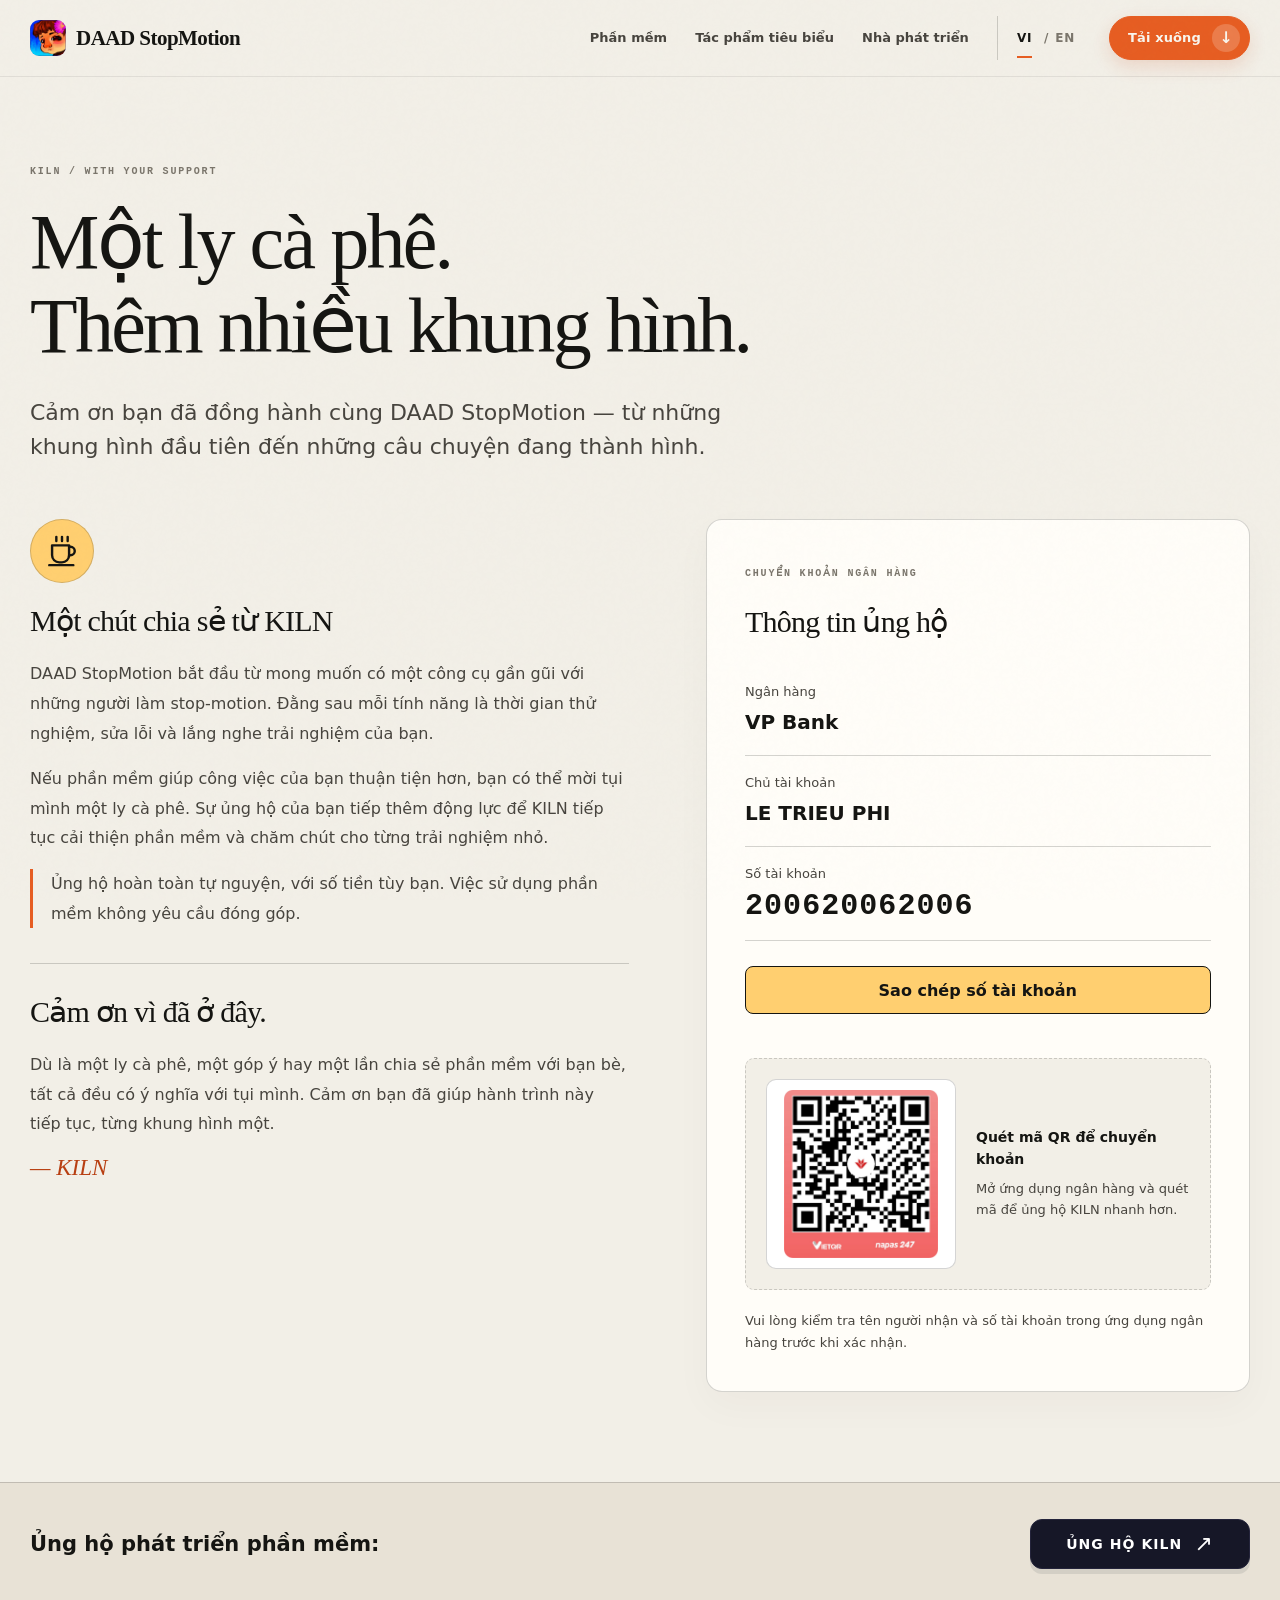
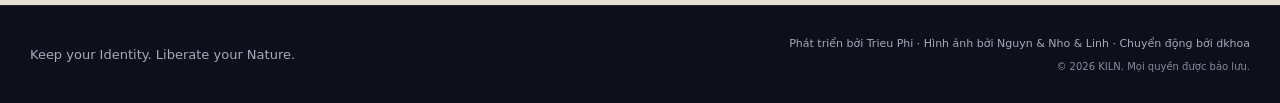
<file: donate.html>
<!doctype html>
<html lang="vi">
<head>
  <meta charset="utf-8">
  <meta name="viewport" content="width=device-width, initial-scale=1">
  <meta name="theme-color" content="#f2efe7">
  <meta name="description" content="Ủng hộ phát triển DAAD StopMotion. Một ly cà phê, thêm động lực để cùng làm nên những câu chuyện từng khung hình.">
  <title>Ủng hộ phát triển phần mềm — DAAD StopMotion</title>
  <link rel="icon" type="image/webp" href="assets/images/app/logo.webp">
  <link rel="stylesheet" href="styles.css?v=20261006-brand">
  <script src="app.js?v=20261007-slogan" defer></script>
  <link rel="stylesheet" href="support.css?v=20261005-qr">
  <script src="support.js?v=20261006-brand" defer></script>
  <link rel="stylesheet" href="responsive.css?v=20261007-lang-refresh">
</head>
<body data-page="donate">
<header class="site-header">
    <div class="container nav">
      <a class="brand" href="index.html" aria-label="DAAD StopMotion — Home"><img src="assets/images/app/logo.webp" alt="DAAD StopMotion" width="36" height="36"><span class="brand-name">DAAD StopMotion</span></a>
      <nav class="nav-links desktop-nav" aria-label="Main navigation">
        <a href="product.html" data-i18n="navProduct">Phần mềm</a>
        <a href="featured.html" data-i18n="navFeatured" data-featured-main-nav>Tác phẩm tiêu biểu</a>
        <a href="developer.html" data-i18n="navDeveloper">Nhà phát triển</a>
        <div class="lang-switch" aria-label="Language">
          <button type="button" data-lang="vi" lang="vi" aria-label="Tiếng Việt">VI</button>
          <button type="button" data-lang="en" lang="en" aria-label="English">EN</button>
        </div>
      </nav>
      <div class="nav-actions">
        <a class="nav-cta" href="download.html"><span data-i18n="navDownload">Tải xuống</span><span class="arrow" aria-hidden="true">↓</span></a>
        <details class="site-menu">
          <summary class="menu-toggle" aria-controls="site-navigation"><span class="menu-icon" aria-hidden="true"><i></i><i></i><i></i></span><span class="visually-hidden" data-i18n="navMenu">Menu website</span></summary>
          <nav class="nav-links" id="site-navigation" aria-label="Menu website">
            <a href="product.html" data-i18n="navProduct">Phần mềm</a>
            <a href="featured.html" data-i18n="navFeatured" data-featured-main-nav>Tác phẩm tiêu biểu</a>
            <a href="developer.html" data-i18n="navDeveloper">Nhà phát triển</a>
            <a href="donate.html" data-i18n="navSupport" class="active" aria-current="page">Ủng hộ</a>
            <div class="menu-language"><span data-i18n="navLanguage">Ngôn ngữ</span><div class="lang-switch"><button type="button" data-lang="vi" lang="vi" aria-label="Tiếng Việt">VI</button><button type="button" data-lang="en" lang="en" aria-label="English">EN</button></div></div>
          </nav>
        </details>
      </div>
    </div>
  </header>
<main class="donate-main container">

  <div class="donate-heading"><span class="section-kicker">KILN / WITH YOUR SUPPORT</span><h1 data-i18n="donateTitle">Một ly cà phê.<br>Thêm nhiều khung hình.</h1><p class="lead" data-i18n="donateLead">Cảm ơn bạn đã đồng hành cùng DAAD StopMotion — từ những khung hình đầu tiên đến những câu chuyện đang thành hình.</p></div>
  <div class="donate-grid">
    <section class="donate-story"><div class="donate-cup"><svg viewBox="0 0 24 24" fill="none" stroke="currentColor" stroke-width="1.7" stroke-linecap="round" stroke-linejoin="round" aria-hidden="true"><path d="M5 8h12v7a5 5 0 0 1-5 5h-2a5 5 0 0 1-5-5V8Z"/><path d="M17 9h1a3 3 0 1 1 0 6h-1M8 2v3m4-3v3m4-3v3M3 22h17"/></svg></div><h2 data-i18n="donateStoryTitle">Một chút chia sẻ từ KILN</h2><p data-i18n="donateStory">DAAD StopMotion bắt đầu từ mong muốn có một công cụ gần gũi với những người làm stop-motion. Đằng sau mỗi tính năng là thời gian thử nghiệm, sửa lỗi và lắng nghe trải nghiệm của bạn.</p><p data-i18n="donatePurpose">Nếu phần mềm giúp công việc của bạn thuận tiện hơn, bạn có thể mời tụi mình một ly cà phê. Sự ủng hộ của bạn tiếp thêm động lực để KILN tiếp tục cải thiện phần mềm và chăm chút cho từng trải nghiệm nhỏ.</p><p class="donate-voluntary" data-i18n="donateVoluntary">Ủng hộ hoàn toàn tự nguyện, với số tiền tùy bạn. Việc sử dụng phần mềm không yêu cầu đóng góp.</p><div class="donate-thanks"><h2 data-i18n="donateThanksTitle">Cảm ơn vì đã ở đây.</h2><p data-i18n="donateThanks">Dù là một ly cà phê, một góp ý hay một lần chia sẻ phần mềm với bạn bè, tất cả đều có ý nghĩa với tụi mình. Cảm ơn bạn đã giúp hành trình này tiếp tục, từng khung hình một.</p><span>— KILN</span></div></section>
    <section class="donate-payment" aria-labelledby="payment-title"><span class="section-kicker" data-i18n="donateTransfer">CHUYỂN KHOẢN NGÂN HÀNG</span><h2 id="payment-title" data-i18n="donatePayment">Thông tin ủng hộ</h2><dl><div><dt data-i18n="donateBank">Ngân hàng</dt><dd>VP Bank</dd></div><div><dt data-i18n="donateOwner">Chủ tài khoản</dt><dd>LE TRIEU PHI</dd></div><div><dt data-i18n="donateAccount">Số tài khoản</dt><dd class="donate-account">200620062006</dd></div></dl><button class="support-button copy-account" type="button" data-i18n="donateCopy">Sao chép số tài khoản</button><p class="copy-status" role="status" aria-live="polite"></p><div class="donate-qr"><div class="donate-qr-image"><img src="assets/images/editorial/QR%20BANK.webp" alt="QR chuyển khoản VP Bank cho LE TRIEU PHI" loading="lazy"></div><div class="donate-qr-copy"><strong data-i18n="donateQrTitle">Quét mã QR để chuyển khoản</strong><p data-i18n="donateQrCopy">Mở ứng dụng ngân hàng và quét mã để ủng hộ KILN nhanh hơn.</p></div></div><p class="donate-payment-note" data-i18n="donateCheck">Vui lòng kiểm tra tên người nhận và số tài khoản trong ứng dụng ngân hàng trước khi xác nhận.</p></section>
  </div>
</main>
<footer class="footer kiln-footer" lang="en">
    <aside class="support-bar" aria-label="Support KILN"><div class="container support-bar-inner">
      <p>Support software development:</p>
      <a class="support-button support-cta" href="donate.html">
        <span class="support-label">SUPPORT KILN</span><span class="support-arrow" aria-hidden="true">↗</span>
        <span class="support-stars" aria-hidden="true"><i>✦</i><i>✧</i><i>✦</i><i>✧</i></span>
      </a>
    </div></aside>
    <div class="footer-signoff"><div class="container footer-signoff-inner">
      <p class="footer-slogan">Keep your Identity. Liberate your Nature</p>
      <div class="footer-attribution">
        <p class="footer-credits">Developed by Trieu Phi · Artwork by Nguyn &amp; Nho &amp; Linh <span class="footer-credit-motion">· Motion by dkhoa</span></p>
        <p class="footer-copyright">© 2026 KILN. All rights reserved.</p>
      </div>
    </div></div>
  </footer>
</body>
</html>
</file>
<file: styles.css>
:root{
  --paper:#f2efe7;--paper-2:#e8e2d6;--ink:#151512;--ink-soft:#47443e;--muted:#7a756b;
  --orange:#e65d22;--orange-dark:#b83f12;--olive:#777b62;--line:rgba(21,21,18,.18);
  --dark:#11120f;--dark-2:#191b16;--cream:#f8f5ed;--white:#fffdf8;--max:1220px;
  --serif:"Iowan Old Style","Palatino Linotype",Palatino,Baskerville,Georgia,serif;
  --sans:Inter,ui-sans-serif,system-ui,-apple-system,BlinkMacSystemFont,"Segoe UI",sans-serif;
  --mono:"SFMono-Regular",Consolas,"Liberation Mono",monospace;
  --ease:cubic-bezier(.2,.8,.2,1);--fast:.22s;--mid:.55s;--slow:1s
}
*{box-sizing:border-box}html{scroll-behavior:smooth}body{margin:0;background:var(--paper);color:var(--ink);font-family:var(--sans);line-height:1.55;overflow-x:hidden}
body:before{content:"";position:fixed;inset:0;pointer-events:none;opacity:.16;z-index:999;background-image:url("data:image/svg+xml,%3Csvg viewBox='0 0 160 160' xmlns='http://www.w3.org/2000/svg'%3E%3Cfilter id='n'%3E%3CfeTurbulence type='fractalNoise' baseFrequency='.8' numOctaves='3' stitchTiles='stitch'/%3E%3C/filter%3E%3Crect width='100%25' height='100%25' filter='url(%23n)' opacity='.08'/%3E%3C/svg%3E")}
a{color:inherit;text-decoration:none}button{font:inherit}.container{width:min(var(--max),calc(100% - 48px));margin:auto}
.scroll-progress{position:fixed;top:0;left:0;right:0;height:2px;z-index:1000;pointer-events:none}.scroll-progress span{display:block;width:100%;height:100%;background:var(--orange);transform:scaleX(0);transform-origin:left center}
.cursor-frame{position:fixed;z-index:900;pointer-events:none;display:none;align-items:center;gap:7px;padding:5px 8px;border:1px solid rgba(21,21,18,.2);background:rgba(242,239,231,.82);backdrop-filter:blur(8px);font:8px var(--mono);letter-spacing:.12em;transform:translate(18px,18px)}.cursor-frame b{color:var(--orange)}
.site-header{position:sticky;top:0;z-index:80;background:rgba(242,239,231,.78);backdrop-filter:blur(16px);border-bottom:1px solid rgba(21,21,18,.08)}
.nav{height:76px;display:flex;align-items:center;justify-content:space-between;gap:24px}.brand{font-family:var(--serif);font-size:21px;font-weight:700;letter-spacing:-.025em;position:relative}.brand:after{content:"";position:absolute;left:0;bottom:-7px;width:0;height:2px;background:var(--orange);transition:width .28s var(--ease)}.brand:hover:after{width:38%}
.nav-links{display:flex;align-items:center;gap:26px;font-size:13px;font-weight:650}.nav-links>a:not(.nav-cta){position:relative;color:var(--ink-soft)}.nav-links>a:not(.nav-cta):after{content:"";position:absolute;left:0;bottom:-8px;width:0;height:2px;background:var(--orange);transition:width .24s var(--ease)}.nav-links>a:hover:after,.nav-links>a.active:after{width:100%}
.lang-switch{display:flex;align-items:center;gap:3px;border-left:1px solid var(--line);padding-left:15px}.lang-switch button{border:0;background:transparent;color:var(--muted);padding:7px 6px;cursor:pointer;font-size:11px;font-weight:800;letter-spacing:.08em;position:relative}.lang-switch button.active{color:var(--ink)}.lang-switch button.active:after{content:"";position:absolute;left:6px;right:6px;bottom:2px;height:2px;background:var(--orange)}
.nav-cta,.btn{display:inline-flex;align-items:center;justify-content:center;gap:10px;border:1px solid var(--ink);padding:13px 18px;min-height:48px;font-size:13px;font-weight:800;letter-spacing:.01em;transition:transform var(--fast) var(--ease),box-shadow var(--fast) var(--ease),background var(--fast) var(--ease),color var(--fast) var(--ease),border-color var(--fast) var(--ease)}.nav-cta{min-height:auto;padding:10px 14px;background:var(--ink);color:var(--cream)}.btn-primary{background:var(--orange);border-color:var(--orange);color:#fff}.btn-secondary{background:transparent}.btn:hover:not(.btn-disabled),.nav-cta:hover{box-shadow:0 10px 24px rgba(21,21,18,.12)}.btn-primary:hover:not(.btn-disabled){background:#f06a2f;border-color:#f06a2f}.btn .arrow,.nav-cta .arrow{display:inline-block;transition:transform var(--fast) var(--ease)}.btn:hover .arrow,.nav-cta:hover .arrow{transform:translateX(4px)}.btn-disabled{opacity:.42;pointer-events:none}
.motion-hero{padding:90px 0 108px;position:relative;min-height:calc(100vh - 76px);display:flex;align-items:center;isolation:isolate}.hero-grid{display:grid;grid-template-columns:.92fr 1.08fr;gap:64px;align-items:center}.hero-copy{position:relative;z-index:3}.eyebrow{display:inline-flex;align-items:center;gap:9px;color:var(--orange-dark);font:800 11px var(--mono);letter-spacing:.14em;text-transform:uppercase}.eyebrow:before{content:"";width:22px;height:1px;background:currentColor}.eyebrow.no-line:before{display:none}
.editorial-title{font-family:var(--serif);font-size:clamp(66px,8.2vw,118px);line-height:.84;letter-spacing:-.055em;margin:22px 0 0;max-width:690px;font-weight:700}.editorial-title .accent{color:var(--orange);font-style:italic;font-weight:600}.title-line{display:inline-block;will-change:transform,opacity,clip-path}.lead{max-width:650px;color:var(--ink-soft);font-size:clamp(18px,2vw,22px);margin:28px 0 0}.hero-actions{display:flex;gap:12px;flex-wrap:wrap;margin-top:34px}.micro{margin:13px 0 0;color:var(--muted);font:12px var(--mono);letter-spacing:.015em}.hand-note{position:absolute;right:4%;top:-8px;font-family:"Segoe Print","Bradley Hand",cursive;font-size:15px;color:var(--olive);transform:rotate(-5deg);opacity:.78;line-height:1.15}
.hero-orbit{position:absolute;z-index:-1;font:10px var(--mono);letter-spacing:.2em;color:rgba(21,21,18,.14);white-space:nowrap;pointer-events:none}.orbit-a{left:-6vw;top:22%;transform:rotate(-90deg)}.orbit-b{right:-8vw;bottom:18%;transform:rotate(90deg)}
.photo-frame{position:relative;background:var(--cream);padding:38px 18px 18px;border:1px solid rgba(21,21,18,.12);box-shadow:0 24px 55px rgba(46,39,26,.12);transform-style:preserve-3d;will-change:transform}.photo-frame:before,.photo-frame:after{content:"";position:absolute;width:82px;height:25px;background:rgba(209,190,145,.55);top:-9px;z-index:3;box-shadow:0 1px 2px rgba(0,0,0,.08)}.photo-frame:before{left:10%;transform:rotate(-5deg)}.photo-frame:after{right:9%;transform:rotate(6deg)}.frame-meta{position:absolute;top:12px;left:18px;right:18px;display:flex;justify-content:space-between;font:10px var(--mono);letter-spacing:.16em;color:var(--muted);will-change:transform}.preview-screen{min-height:420px;background:linear-gradient(145deg,#20221f,#0d0e0c);display:grid;place-items:center;color:#8b8e86;text-align:center;border:1px solid #34362f;overflow:hidden;position:relative;will-change:transform}.preview-screen:after{content:"";position:absolute;inset:0;background:linear-gradient(120deg,transparent 44%,rgba(255,255,255,.04) 50%,transparent 56%);transform:translateX(-120%)}.photo-frame:hover .preview-screen:after{animation:screenSweep 1.2s var(--ease)}@keyframes screenSweep{to{transform:translateX(120%)}}.scan-line{position:absolute;left:0;right:0;height:1px;background:rgba(230,93,34,.45);top:10%;box-shadow:0 0 18px rgba(230,93,34,.2);animation:scan 5s linear infinite}@keyframes scan{50%{top:90%}100%{top:10%}}
.logo-slot,.image-slot,.avatar-slot{border:1px dashed rgba(21,21,18,.28);display:grid;place-items:center;color:var(--muted);text-align:center;background:rgba(255,255,255,.22)}.logo-slot{width:88px;height:88px;margin:0 auto 18px;font:11px var(--mono);letter-spacing:.12em}.photo-caption{display:flex;justify-content:space-between;gap:20px;margin-top:12px;font:10px var(--mono);letter-spacing:.08em;color:var(--muted);will-change:transform}.frame-ribbon{position:absolute;left:0;right:0;bottom:0;border-top:1px solid rgba(21,21,18,.1);display:grid;grid-template-columns:repeat(12,1fr);height:34px}.frame-ribbon span{display:flex;align-items:center;justify-content:center;border-right:1px solid rgba(21,21,18,.08);font:8px var(--mono);color:rgba(21,21,18,.34)}
.type-sequence{min-height:125vh;background:var(--dark);color:var(--cream);position:relative;display:flex;align-items:center;overflow:hidden}.type-sequence:before{content:"";position:absolute;inset:0;background:radial-gradient(circle at 70% 35%,rgba(230,93,34,.14),transparent 28%),linear-gradient(90deg,rgba(255,255,255,.025) 1px,transparent 1px);background-size:auto,64px 64px}.type-stage{position:relative}.type-meta{display:flex;justify-content:space-between;gap:24px;color:#8f9188;font:9px var(--mono);letter-spacing:.16em;border-bottom:1px solid rgba(248,245,237,.14);padding-bottom:16px}.type-copy{padding:11vh 0;max-width:1100px}.type-line{font-family:var(--serif);font-size:clamp(36px,6.4vw,86px);line-height:1.05;letter-spacing:-.035em;margin:.12em 0;color:#dbd8cf;min-height:1.05em}.type-line.accent-line{color:#ff7f48;font-style:italic}.typing-cursor{position:absolute;right:4%;bottom:13%;font-family:var(--mono);font-size:34px;color:var(--orange);animation:blink 1s steps(1,end) infinite}@keyframes blink{50%{opacity:0}}
.section{padding:108px 0;border-top:1px solid rgba(21,21,18,.1);position:relative}.section-kicker{font:800 10px var(--mono);letter-spacing:.18em;color:var(--muted);text-transform:uppercase}.section-head{display:grid;grid-template-columns:1.05fr .95fr;gap:70px;align-items:end;margin-bottom:44px}.section-head h2,.story-grid h2{font-family:var(--serif);font-size:clamp(42px,5.2vw,72px);line-height:.94;letter-spacing:-.045em;margin:11px 0 0}.section-copy{max-width:590px;color:var(--ink-soft);margin:0}
.feature-grid{display:grid;grid-template-columns:repeat(4,1fr);border-top:1px solid var(--line);border-left:1px solid var(--line)}.card{position:relative;border-right:1px solid var(--line);border-bottom:1px solid var(--line);padding:30px;min-height:235px;background:rgba(255,255,255,.14);overflow:hidden;transition:transform .3s var(--ease),background .3s var(--ease),box-shadow .3s var(--ease)}.card:before{content:"";position:absolute;left:0;top:0;width:0;height:3px;background:var(--orange);transition:width .34s var(--ease)}.card:hover{background:rgba(255,255,255,.38);transform:translateY(-6px);box-shadow:0 18px 35px rgba(58,48,30,.08);z-index:2}.card:hover:before{width:100%}.card-kicker,.step-no{font:800 11px var(--mono);letter-spacing:.12em;color:var(--orange-dark)}.card h3{font-family:var(--serif);font-size:31px;line-height:1;margin:48px 0 0}.card p{color:var(--ink-soft);margin:12px 0 0;font-size:14px}.feature-mark{position:absolute;right:18px;top:16px;font:10px var(--mono);color:rgba(21,21,18,.24);transition:transform .24s var(--ease),color .24s var(--ease)}.card:hover .feature-mark{transform:translate(-3px,3px);color:var(--orange)}.card-frame-no{position:absolute;right:18px;bottom:14px;font:9px var(--mono);letter-spacing:.14em;color:rgba(21,21,18,.22)}
.image-story{padding:120px 0;background:linear-gradient(180deg,var(--paper),var(--paper-2));border-top:1px solid var(--line)}.image-story-grid{display:grid;grid-template-columns:1.08fr .92fr;gap:80px;align-items:start}.story-visual{position:sticky;top:120px;min-height:70vh}.story-screen{height:70vh;min-height:520px;background:#111310;color:var(--cream);position:relative;overflow:hidden;display:grid;place-items:center;border:1px solid #31342d;transform-origin:center center}.story-screen:before{content:"";position:absolute;inset:0;background:radial-gradient(circle at 58% 43%,rgba(230,93,34,.16),transparent 22%),linear-gradient(90deg,rgba(255,255,255,.025) 1px,transparent 1px);background-size:auto,44px 44px}.story-counter{position:absolute;left:18px;top:16px;z-index:2;font:9px var(--mono);letter-spacing:.14em;color:#a2a498}.story-counter b{color:#ff8853}.story-placeholder{position:relative;z-index:2;text-align:center;font-family:var(--serif);font-size:clamp(26px,3vw,42px)}.story-placeholder small{display:block;margin-top:10px;font:9px var(--mono);letter-spacing:.14em;color:#8c8f86}.focus-ring{position:absolute;width:34%;aspect-ratio:1;border:1px solid rgba(230,93,34,.4);border-radius:50%;box-shadow:0 0 0 40px rgba(230,93,34,.02),0 0 0 80px rgba(230,93,34,.015)}.story-copy-stack{display:grid;gap:42vh;padding:16vh 0}.story-step{opacity:.26;transform:translateY(20px);transition:opacity .35s var(--ease),transform .35s var(--ease)}.story-step.is-active{opacity:1;transform:none}.story-step>span{font:800 10px var(--mono);color:var(--orange-dark);letter-spacing:.14em}.story-step h3{font-family:var(--serif);font-size:clamp(38px,5vw,66px);margin:10px 0 0}.story-step p{max-width:430px;color:var(--ink-soft);font-size:17px}
.dark-section{background:var(--dark);color:var(--cream);position:relative;border-top:0;overflow:hidden}.dark-section:before{content:"";position:absolute;inset:0;pointer-events:none;background:radial-gradient(circle at 78% 45%,rgba(230,93,34,.13),transparent 28%),linear-gradient(90deg,rgba(255,255,255,.02) 1px,transparent 1px);background-size:auto,52px 52px}.film-strip{position:absolute;left:0;right:0;height:28px;background:repeating-linear-gradient(90deg,transparent 0 24px,rgba(248,245,237,.18) 24px 38px,transparent 38px 62px);opacity:.4}.film-strip-top{top:0}.dark-section .section-copy,.dark-section .micro{color:#a9aa9f}.dark-section .section-kicker,.dark-section .eyebrow{color:#ef8b5d}.release-card{position:relative;display:grid;grid-template-columns:1.1fr .9fr;gap:58px;border:1px solid rgba(248,245,237,.18);padding:42px;background:rgba(255,255,255,.025);overflow:hidden}.release-card:after{content:"PRODUCTION / DAAD   TAKE 05   FRAME 0001";position:absolute;right:-44px;bottom:28px;transform:rotate(-90deg);font:9px var(--mono);letter-spacing:.13em;color:rgba(248,245,237,.28)}.release-title{display:flex;align-items:center;gap:12px;flex-wrap:wrap}.release-title h3{font-family:var(--serif);font-size:clamp(36px,5vw,62px);line-height:.95;margin:0}.badge{display:inline-flex;padding:6px 9px;border:1px solid rgba(230,93,34,.65);color:#ff9b6e;font:800 9px var(--mono);letter-spacing:.12em}.release-meta{margin-top:13px;color:#aaa99f;font:12px var(--mono)}.release-note{margin:24px 0 0;color:#d3d0c8;max-width:650px}.download-actions{display:flex;gap:10px;align-self:center;flex-wrap:wrap}.dark-section .btn-secondary{border-color:rgba(248,245,237,.35);color:var(--cream)}.dark-section .btn-disabled{border-color:rgba(248,245,237,.2)}.notice{margin-top:24px;border-top:1px solid rgba(248,245,237,.18);padding-top:16px;color:#aaa99f;font:11px var(--mono)}.archive-wrap{margin-top:60px}.archive-head{display:flex;justify-content:space-between;align-items:end;gap:30px;margin-bottom:18px}.archive-head h3{font-family:var(--serif);font-size:38px;margin:8px 0 0}.archive-head .section-copy{max-width:480px}.release-list{display:grid;grid-template-columns:repeat(3,1fr);gap:14px}.release-item{border:1px solid rgba(248,245,237,.18);background:rgba(255,255,255,.025);min-height:190px;position:relative;transition:transform .24s var(--ease),border-color .24s var(--ease),background .24s var(--ease)}.release-item:hover{transform:translateY(-4px);border-color:rgba(230,93,34,.55);background:rgba(255,255,255,.045)}.release-trigger{width:100%;display:grid;grid-template-columns:1fr auto;gap:16px;align-items:start;background:transparent;color:inherit;border:0;padding:25px;cursor:pointer;text-align:left}.release-version{font-family:var(--serif);font-size:31px;transition:color .2s}.release-trigger:hover .release-version{color:#ff9364}.release-date{color:#96978f;font:11px var(--mono)}.release-plus{grid-column:2;grid-row:1 / span 2;font-size:21px;color:#96978f;transition:transform .22s var(--ease)}.release-details{display:none;padding:0 25px 25px;color:#b7b7ae;font-size:13px}.release-item.open .release-details{display:block}.release-item.open .release-plus{transform:rotate(45deg)}.release-empty{grid-column:1/-1;min-height:150px;border:1px dashed rgba(248,245,237,.22);display:flex;align-items:center;justify-content:space-between;padding:28px;gap:20px;color:#aaa99f}.release-empty strong{font-family:var(--serif);font-size:28px;color:var(--cream)}
.story-grid{display:grid;grid-template-columns:.92fr 1.08fr;gap:72px;align-items:center}.image-slot{min-height:400px;position:relative;overflow:hidden;box-shadow:0 18px 40px rgba(50,42,29,.06);will-change:transform}.image-slot:after{content:"FRAME / PLACEHOLDER";position:absolute;top:12px;left:14px;font:9px var(--mono);letter-spacing:.14em;color:var(--muted)}.image-cross{position:absolute;width:16px;height:16px}.image-cross:before,.image-cross:after{content:"";position:absolute;background:var(--orange)}.image-cross:before{width:16px;height:1px;top:7px}.image-cross:after{height:16px;width:1px;left:7px}.x1{right:18px;top:18px}.x2{left:18px;bottom:18px}.workflow{display:grid;grid-template-columns:repeat(5,1fr);border-top:1px solid var(--line);border-left:1px solid var(--line)}.workflow-step{min-height:230px;display:flex;flex-direction:column;justify-content:space-between}.timeline{display:grid;border-top:1px solid var(--line);position:relative}.timeline:before{content:"";position:absolute;left:-18px;top:0;width:2px;height:100%;background:var(--orange);transform:scaleY(0);transform-origin:top}.timeline-item{padding:22px 0;border-bottom:1px solid var(--line);display:grid;grid-template-columns:1fr auto;gap:20px}.timeline-item strong{font-family:var(--serif);font-size:24px}.developer-card{display:grid;grid-template-columns:150px 1fr;gap:28px;align-items:center;min-height:auto}.avatar-slot{width:150px;height:150px;font:11px var(--mono);letter-spacing:.12em}.coffee{display:none}
.footer{padding:54px 0 72px;border-top:1px solid var(--line);position:relative;overflow:hidden}.footer-grid{display:flex;justify-content:space-between;gap:32px;flex-wrap:wrap}.footer-grid>div:first-child{display:grid;gap:8px}.footer-grid strong{font-family:var(--serif);font-size:22px}.footer-grid span,.footer-grid div{color:var(--muted);font-size:12px}.footer-links{display:flex;gap:22px}.footer-marquee{overflow:hidden;border-bottom:1px solid var(--line);margin-bottom:36px;padding-bottom:18px;white-space:nowrap;font:9px var(--mono);letter-spacing:.18em;color:rgba(21,21,18,.4)}.footer-marquee span{display:inline-block;min-width:200%;animation:marquee 24s linear infinite}@keyframes marquee{to{transform:translateX(-50%)}}
.motion-reveal,.motion-stagger>*{will-change:transform,opacity}.motion-mask{overflow:hidden}.motion-mask>*{will-change:transform,clip-path,opacity}.magnetic{will-change:transform}.mobile-lang{display:none!important}
@media(max-width:980px){.hero-grid,.story-grid,.image-story-grid{grid-template-columns:1fr}.motion-hero{min-height:auto}.photo-frame{max-width:780px}.feature-grid{grid-template-columns:repeat(2,1fr)}.workflow{grid-template-columns:repeat(2,1fr)}.image-story{padding-top:80px}.story-visual{position:relative;top:auto;min-height:auto}.story-screen{height:58vh}.story-copy-stack{gap:22px;padding:38px 0}.story-step{opacity:1;transform:none;border-top:1px solid var(--line);padding-top:24px}.section-head{grid-template-columns:1fr;gap:24px}.release-card{grid-template-columns:1fr}.release-list{grid-template-columns:1fr 1fr}.cursor-frame{display:none!important}}
@media(max-width:720px){.container{width:min(var(--max),calc(100% - 28px))}.nav{height:66px}.nav-links>a:not(.nav-cta),.nav-links>.lang-switch{display:none}.nav-cta{padding:9px 11px}.brand{font-size:18px}.motion-hero{padding:64px 0 80px}.editorial-title{font-size:clamp(58px,18vw,88px)}.lead{font-size:18px}.hero-orbit,.hand-note{display:none}.preview-screen{min-height:320px}.frame-ribbon{display:none}.type-sequence{min-height:95vh}.type-copy{padding:8vh 0}.type-meta{gap:8px;font-size:7px}.type-line{font-size:clamp(34px,11vw,58px)}.section{padding:76px 0}.feature-grid,.workflow,.release-list{grid-template-columns:1fr}.card{min-height:210px}.archive-head{display:grid;gap:16px}.release-card{padding:28px}.release-card:after{display:none}.hero-actions{display:grid;grid-template-columns:1fr}.btn{width:100%}.footer-grid{display:grid}.footer-links{flex-wrap:wrap}.mobile-lang{display:flex!important;margin-top:18px;width:max-content}.story-screen{min-height:380px;height:55vh}.story-copy-stack{padding-bottom:0}.scan-line{animation:none}}
@media(hover:hover) and (pointer:fine){.cursor-frame{display:flex}}
@media(prefers-reduced-motion:reduce){html{scroll-behavior:auto}*,*:before,*:after{animation-duration:.01ms!important;animation-iteration-count:1!important;transition-duration:.01ms!important;scroll-behavior:auto!important}.motion-reveal,.motion-stagger>*,.title-line,.story-step{opacity:1!important;transform:none!important;clip-path:none!important}.type-line{opacity:1!important}.cursor-frame{display:none!important}.story-visual{position:relative;top:auto}.scan-line,.footer-marquee span{animation:none!important}}
</file>
<file: support.css>
.support-bar{background:#e8e2d6;border-top:1px solid var(--line);padding:26px 0}
.support-bar-inner{display:flex;align-items:center;justify-content:space-between;gap:20px}
.support-bar p{margin:0;font-size:clamp(16px,2vw,21px);font-weight:600}
.support-button{display:inline-flex;align-items:center;justify-content:center;gap:12px;min-height:48px;padding:13px 23px;border:1px solid var(--ink);border-radius:8px;background:#ffcf70;color:var(--ink);font:700 16px var(--sans);text-decoration:none;cursor:pointer;transition:background .2s,transform .2s}
.support-button svg{width:25px;height:25px;flex:none}
.support-button:hover{background:#ffbf47;transform:translateY(-2px)}
.support-button:focus-visible{outline:3px solid var(--orange-dark);outline-offset:5px}
.kiln-footer{padding:0;border:0;overflow:visible}
.kiln-footer .support-bar{padding:36px 0;background:#e8e2d6}
.support-cta{position:relative;isolation:isolate;min-width:220px;border-color:#24243b;border-radius:12px;background:#161727;color:#fff;letter-spacing:.075em;font-size:14px;box-shadow:0 5px 0 #14152218;transition:transform .25s,box-shadow .25s}
.support-cta::before{content:"";position:absolute;inset:-1px;z-index:-1;border-radius:inherit;background:linear-gradient(110deg,#b91964,#7039d5,#174cca,#00776d,#9d246f,#b91964);background-size:350% 100%;opacity:0;transition:opacity .25s;animation:support-gradient 2.8s linear infinite;animation-play-state:paused}
.support-cta:hover,.support-cta:focus-visible{background:#161727;color:#fff;transform:translateY(-3px) rotate(-1deg);box-shadow:0 8px 25px #a130b52b}
.support-cta:hover::before,.support-cta:focus-visible::before{opacity:1;animation-play-state:running}
.support-label,.support-arrow{position:relative;z-index:1}
.support-arrow{font-size:22px;font-weight:400;line-height:1;transition:transform .25s}
.support-cta:hover .support-arrow,.support-cta:focus-visible .support-arrow{transform:translate(2px,-2px)}
.support-stars{position:absolute;inset:0;pointer-events:none}
.support-stars i{position:absolute;font-style:normal;line-height:1;opacity:0;transform:scale(.2);transition:opacity .2s,transform .25s;animation:support-twinkle 1.1s ease-in-out infinite alternate;animation-play-state:paused}
.support-stars i:nth-child(1){left:-20px;top:-13px;font-size:26px;color:#ac287c}
.support-stars i:nth-child(2){right:9px;top:-25px;font-size:22px;color:#7750d3;animation-delay:-.3s}
.support-stars i:nth-child(3){right:-23px;bottom:-10px;font-size:29px;color:#ca6623;animation-delay:-.6s}
.support-stars i:nth-child(4){left:25px;bottom:-23px;font-size:19px;color:#168880;animation-delay:-.9s}
.support-cta:hover .support-stars i,.support-cta:focus-visible .support-stars i{opacity:1;transform:scale(1);animation-play-state:running}
.footer-signoff{background:#0d101b;border-top:1px solid #ffffff12;color:#a5aabc;padding:28px 0}
.footer-signoff-inner{display:flex;align-items:center;justify-content:space-between;gap:24px}
.footer-signoff p{margin:0}
.footer-slogan{font-size:13px;line-height:1.7}
.footer-attribution{text-align:right}
.footer-credits{font-size:11px;line-height:1.8}
.footer-credit-motion{display:inline-block;white-space:nowrap}
.footer-copyright{margin-top:5px!important;font-size:10px;line-height:1.6;color:#858b9e}
.support-celebration{position:fixed;inset:0;z-index:2147483647;display:grid;place-items:center;overflow:hidden;pointer-events:auto;background:#101127;animation:support-screen 1s ease both}
.support-celebration::before{content:"";position:absolute;inset:0;background:radial-gradient(ellipse at 25% 80%,#803fb866,transparent 60%),radial-gradient(ellipse at 80% 20%,#007f9666,transparent 60%);animation:support-glow 1s ease both}
.support-celebration-copy{position:relative;z-index:1;text-align:center;color:#fff;padding:24px;animation:support-thanks 1s cubic-bezier(.2,.8,.2,1) both}
.support-celebration-copy strong{display:block;font:700 clamp(42px,9vw,110px)/1 var(--sans);letter-spacing:-.055em}
.support-celebration-copy span{display:block;margin-top:18px;font-size:clamp(14px,2vw,20px);color:#d5d8ed}
.support-confetti{position:absolute;top:0;left:0;width:9px;height:16px;will-change:transform;pointer-events:none}
.support-confetti:nth-child(3n){width:13px;height:13px;clip-path:polygon(50% 0,61% 36%,100% 50%,61% 64%,50% 100%,39% 64%,0 50%,39% 36%)}
@keyframes support-gradient{to{background-position:100% 50%}}
@keyframes support-twinkle{from{rotate:-12deg;scale:.8}to{rotate:15deg;scale:1.2}}
@keyframes support-screen{0%{opacity:0;clip-path:circle(0% at 50% 75%)}20%{opacity:1;clip-path:circle(150% at 50% 75%)}80%{background:#101127}100%{opacity:1;clip-path:circle(150% at 50% 75%);background:var(--paper)}}
@keyframes support-glow{0%,75%{opacity:1}100%{opacity:0}}
@keyframes support-thanks{0%{opacity:0;transform:scale(.65) translateY(30px)}28%,72%{opacity:1;transform:scale(1) translateY(0)}100%{opacity:0;transform:scale(1.04) translateY(-12px)}}
@keyframes support-arrival{from{opacity:0;transform:translateY(8px)}to{opacity:1;transform:none}}
body[data-page="donate"] .donate-main{animation:support-arrival .3s ease-out both}
@media(max-width:720px){.kiln-footer .support-bar{padding:36px 0 40px}.kiln-footer .support-bar-inner{align-items:center;gap:24px}.support-cta{width:min(280px,calc(100% - 48px))}.footer-signoff-inner{flex-direction:column;gap:12px;text-align:center}.footer-attribution{text-align:center}.footer-credits{max-width:360px}.footer-signoff{padding:25px 0}}
@media(prefers-reduced-motion:reduce){.support-cta::before,.support-stars i,.support-celebration,.support-celebration-copy,body[data-page="donate"] .donate-main{animation:none}.support-cta,.support-cta::before,.support-arrow,.support-stars i{transition:none}.support-cta:hover,.support-cta:focus-visible,.support-cta:hover .support-arrow,.support-cta:focus-visible .support-arrow{transform:none}}
.donate-main{padding-top:80px;padding-bottom:90px}
.donate-heading{max-width:860px;margin-bottom:55px}
.donate-heading h1{font:clamp(43px,6.2vw,78px)/1.08 var(--serif);letter-spacing:-.035em;margin:18px 0 24px;white-space:pre-line}
.donate-heading .lead{max-width:700px;color:var(--ink-soft)}
.donate-grid{display:grid;grid-template-columns:1.1fr 1fr;align-items:start;gap:clamp(30px,6vw,90px)}
.donate-story h2,.donate-payment h2{font:30px/1.2 var(--serif);letter-spacing:-.025em;margin:20px 0}
.donate-story p{color:var(--ink-soft);line-height:1.85}
.donate-cup{display:grid;place-items:center;width:64px;height:64px;border:1px solid var(--line);border-radius:50%;background:#ffcf70}
.donate-cup svg{width:34px;height:34px}
.donate-voluntary{padding-left:18px;border-left:3px solid var(--orange)}
.donate-thanks{margin-top:35px;padding-top:10px;border-top:1px solid var(--line)}
.donate-thanks>span{font:italic 23px var(--serif);color:var(--orange-dark)}
.donate-payment{padding:clamp(24px,3vw,40px);background:var(--white);border:1px solid var(--line);border-radius:16px;box-shadow:0 14px 38px #322a1d08}
.donate-payment dl{margin:25px 0}
.donate-payment dl>div{padding:17px 0;border-bottom:1px solid var(--line)}
.donate-payment dt{color:var(--ink-soft);font-size:13px;margin-bottom:5px}
.donate-payment dd{margin:0;font-size:20px;font-weight:650;overflow-wrap:anywhere}
.donate-payment dd.donate-account{font:700 clamp(23px,3vw,30px) var(--mono);letter-spacing:.035em;user-select:all}
.copy-account{width:100%}
.copy-status{min-height:24px;font-size:13px;margin:10px 0;color:var(--orange-dark)}
.donate-qr{display:grid;grid-template-columns:minmax(150px,190px) 1fr;gap:20px;align-items:center;padding:20px;border:1px dashed var(--line);border-radius:9px;background:var(--paper)}
.donate-qr-image{background:#fff;border:1px solid var(--line);border-radius:10px;padding:10px;overflow:hidden}
.donate-qr-image img{display:block;width:100%;height:auto;aspect-ratio:1/1;object-fit:contain}
.donate-qr-copy{min-width:0}.donate-qr strong{display:block;font-size:14px}.donate-qr p,.donate-payment-note{font-size:13px;line-height:1.65;color:var(--ink-soft);margin:7px 0 0}
.donate-payment-note{margin-top:20px}
@media(max-width:720px){.support-bar-inner{flex-direction:column;align-items:stretch;text-align:center}.donate-main{padding-top:35px;padding-bottom:55px}.donate-heading{margin-top:28px;margin-bottom:35px}.donate-grid{grid-template-columns:1fr}.donate-payment{grid-row:1}.donate-heading h1{font-size:43px}.donate-payment dd.donate-account{font-size:25px}}
@media(prefers-reduced-motion:reduce){.support-button{transition:none}.support-button:hover{transform:none}}
</file>
<file: responsive.css>
/* Shared compact header. Native details keeps navigation usable without JS. */
.visually-hidden{position:absolute;width:1px;height:1px;padding:0;margin:-1px;overflow:hidden;clip-path:inset(50%);white-space:nowrap;border:0}
body[data-page] .site-header{position:sticky;top:0;background:rgba(242,239,231,.97);color:var(--ink)}
body[data-page] .site-header .nav{height:68px;min-height:68px;padding-block:0;flex-wrap:nowrap;gap:16px}
.site-header .brand{display:flex;align-items:center;justify-content:center;flex:0 0 44px;width:44px;height:44px}
.site-header .brand img{display:block;width:36px;height:36px;object-fit:contain;border-radius:9px}
.nav-actions{display:flex;align-items:center;gap:12px}
body[data-page] .site-header .nav-cta{display:inline-flex;min-height:44px;padding:10px 18px;background:var(--ink);color:var(--cream);border-color:var(--ink);white-space:nowrap}
.site-menu{position:relative}
.menu-toggle{list-style:none;display:flex;align-items:center;justify-content:center;width:44px;height:44px;border:1px solid var(--line);background:var(--cream);cursor:pointer;touch-action:manipulation}
.menu-toggle::-webkit-details-marker{display:none}
.menu-icon{width:20px;display:grid;gap:5px}
.menu-icon i{height:2px;width:20px;background:var(--ink);transition:transform .2s,opacity .2s}
.site-menu[open] .menu-icon i:first-child{transform:translateY(7px) rotate(45deg)}
.site-menu[open] .menu-icon i:nth-child(2){opacity:0}
.site-menu[open] .menu-icon i:last-child{transform:translateY(-7px) rotate(-45deg)}
body[data-page] .site-menu .nav-links{position:absolute;top:calc(100% + 12px);right:0;width:min(350px,calc(100vw - 32px));max-height:calc(100dvh - 88px);overflow-y:auto;overscroll-behavior:contain;display:flex;flex-direction:column;align-items:stretch;gap:0;padding:12px;background:var(--paper);color:var(--ink);border:1px solid var(--line);box-shadow:0 20px 50px #15151226}
.site-menu:not([open]) .nav-links{display:none!important}
body[data-page] .site-menu .nav-links>a{display:flex;align-items:center;min-height:52px;padding:12px 14px;border-bottom:1px solid #15151212;font-size:15px;line-height:1.4;white-space:nowrap}
.site-menu .nav-links>a:after{display:none}
.site-menu .nav-links>a:hover,.site-menu .nav-links>a.active{background:#e65d2212;color:var(--orange-dark)}
.menu-language{display:flex;align-items:center;justify-content:space-between;gap:12px;padding:16px 14px 4px;font-size:13px;color:var(--ink-soft)}
.site-menu .lang-switch{border:0;padding:0;gap:6px}
.site-menu .lang-switch button{min-width:44px;min-height:44px;border:1px solid var(--line);padding:8px;color:var(--ink)}
.site-menu .lang-switch button.active{background:var(--ink);color:var(--cream)}
.site-menu .lang-switch button.active:after{display:none}
.site-header :is(a,summary,button):focus-visible{outline:2px solid var(--orange);outline-offset:3px}

/* Desktop: restore the full wordmark and horizontal primary navigation. */
.brand-name{display:none}
.desktop-nav{display:none}
@media (min-width:821px){
  body[data-page] .site-header .nav{height:76px;min-height:76px;padding-block:0;flex-wrap:nowrap;gap:24px}
  .site-header .brand{flex:0 0 auto;width:auto;justify-content:flex-start;gap:10px}
  .site-header .brand img{order:0}
  body[data-page] .site-header .brand-name{display:inline;order:1;font-family:var(--serif);font-size:21px;font-weight:700;letter-spacing:-.025em;white-space:nowrap}
  body[data-page] .site-header .desktop-nav{display:flex;align-items:center;justify-content:flex-end;gap:clamp(18px,2.2vw,32px);margin-left:auto;white-space:nowrap;font-size:13px;font-weight:650}
  body[data-page] .site-header .desktop-nav>a{display:flex;align-items:center;min-height:44px;padding:0;color:var(--ink-soft)}
  body[data-page] .site-header .desktop-nav>a.nav-cta{min-height:44px;gap:11px;padding:7px 9px 7px 18px;border:1px solid var(--orange);border-radius:999px;background:var(--orange);color:var(--cream);font-weight:750;letter-spacing:.01em;box-shadow:0 7px 18px rgba(191,70,25,.16);transition:background .2s ease,border-color .2s ease,box-shadow .2s ease,transform .2s ease}
  body[data-page] .site-header .desktop-nav>a.nav-cta:after{display:none}
  body[data-page] .site-header .desktop-nav>a.nav-cta:hover{background:var(--orange-dark);border-color:var(--orange-dark);color:var(--cream);box-shadow:0 10px 22px rgba(191,70,25,.23);transform:translateY(-1px)}
  body[data-page] .site-header .desktop-nav>a.nav-cta .arrow{display:grid;place-items:center;width:28px;height:28px;border-radius:50%;background:rgba(255,248,239,.2);color:var(--cream);font-size:16px;line-height:1;transition:background .2s ease,color .2s ease,transform .2s ease}
  body[data-page] .site-header .desktop-nav>a.nav-cta:hover .arrow{background:var(--cream);color:var(--orange-dark);transform:translate(1px,-1px)}
  body[data-page] .site-header .desktop-nav .lang-switch{gap:0;border-left:1px solid var(--line);padding-left:13px}
  body[data-page] .site-header .desktop-nav .lang-switch button{min-width:auto;min-height:44px;padding:8px 6px;font-size:12px;letter-spacing:.06em}
  body[data-page] .site-header .desktop-nav .lang-switch button+button:before{content:"/";display:inline-block;margin-right:6px;color:var(--muted)}
  body[data-page] .site-header .nav-actions{display:none}
}

/* Phone layouts: readable titles, full-width cards and uncropped content images. */
@media(max-width:720px){
  .container{width:calc(100% - 32px)}
  body[data-page] .site-header .nav{height:64px;min-height:64px}
  .nav-actions{gap:10px}
  body[data-page] .site-header .nav-cta{padding:10px 15px;font-size:13px}
  .story-grid,.section-head{gap:28px}
  .story-grid>*,.section-head>*,.developer-card>*{min-width:0}
  .section,.cinema-section{padding:52px 0}
  .motion-hero{padding:42px 0 56px}
  body[data-page] .editorial-title{font-size:clamp(32px,8.3vw,44px)!important;line-height:1.12;letter-spacing:-.035em!important;text-wrap:balance;margin-top:16px}
  .cinema-title,.section-head h2,.story-grid h2,.workflow-heading h2,.product-info-intro h2,.reviews-heading h2{font-size:clamp(28px,7.5vw,38px);line-height:1.14;letter-spacing:-.035em!important;text-wrap:balance}
  main :is(h1,h2,h3){word-break:normal;overflow-wrap:normal;hyphens:none}
  .lead,.cinema-lead,.section-copy{font-size:16px;line-height:1.65}
  .lead{margin-top:20px}
  .cinema-lead{margin-bottom:28px}
  .section-head{margin-bottom:28px}
  .hero-actions{margin-top:24px}
  .hero-actions .btn{padding:13px 14px;font-size:13px;white-space:nowrap}
  .showcase-stage{min-height:calc(100svh - 65px);padding:18px 0 24px}
  .showcase-finale{width:calc(100% - 32px);padding:24px 0 8px}
  .showcase-logo-wrap{width:clamp(96px,26vw,136px);margin-bottom:20px}
  .showcase-finale-pre{font-size:9px;letter-spacing:.12em;margin-bottom:12px}
  .showcase-finale h1{font-size:clamp(28px,8vw,46px);line-height:1.12;letter-spacing:-.045em;white-space:nowrap}
  .intro-title-line{display:inline-block}
  .intro-title-line+.intro-title-line{margin-left:.18em}
  .showcase-positioning{font-size:15px;line-height:1.65;margin-top:16px;text-wrap:pretty}
  .showcase-philosophy{font-size:clamp(17px,4.6vw,22px);line-height:1.5;margin-top:14px;text-wrap:balance}
  .showcase-final-actions{display:grid;grid-template-columns:1fr;width:100%;gap:10px;margin-top:22px}
  .showcase-final-actions .btn{width:100%;min-height:48px;font-size:13px;padding:12px 14px;white-space:nowrap}
  .developer-card{grid-template-columns:minmax(0,1fr);gap:22px;padding:24px;min-height:0}
  .developer-card .avatar-slot{width:min(190px,100%);height:auto;aspect-ratio:auto;justify-self:center;background:transparent}
  .developer-card .avatar-slot img{height:auto!important;object-fit:contain!important}
  .developer-card h3{font-size:clamp(28px,8vw,36px);line-height:1.15;margin:0;white-space:nowrap}
  .developer-card p{font-size:15px;line-height:1.65}
  .section-head h2[data-i18n="creator"]{font-size:clamp(25px,6.6vw,36px);white-space:nowrap}
  .creator-contact{display:grid;grid-template-columns:minmax(0,1fr);gap:10px}
  .creator-contact-link{min-height:46px;font-size:12px;max-width:100%;padding:10px}
  .creator-contact-link.email{font-size:clamp(10px,2.7vw,13px);overflow-wrap:normal;white-space:nowrap;gap:6px}
  .creator-contact-link svg{width:15px;height:15px}
  .team-photo-screen{min-height:0!important;height:auto;display:block}
  .team-photo-screen img{position:relative!important;inset:auto!important;height:auto!important;object-fit:contain!important}
  .team-photo-slot{min-height:0!important;height:auto;display:block;aspect-ratio:1000/792}
  .team-photo-slot>img{position:relative!important;inset:auto!important;height:auto!important;object-fit:contain!important;transform:none!important;clip-path:none!important}
  .image-slot:after{display:none}
  .photo-caption{gap:8px;font-size:8px;letter-spacing:.02em}
  .frame-meta{font-size:9px;letter-spacing:.08em}
  .team-credits-row{grid-template-columns:repeat(2,minmax(0,1fr));gap:14px}
  .team-member figcaption{font-size:12px;overflow-wrap:normal}
  .team-portrait img{object-fit:contain}
  .timeline-item{grid-template-columns:minmax(0,1fr);gap:6px}
  .timeline-item strong{font-size:23px}
  .dev-type{min-height:auto;padding:56px 0}
  .type-copy{padding:24px 0}
  .type-line{font-size:clamp(26px,7vw,38px);line-height:1.2;text-wrap:balance}
  .sequence-visual{min-height:0;height:auto;grid-template-rows:44px auto 44px}
  .sequence-frame-window{aspect-ratio:1536/1050;padding-bottom:58px}
  .sequence-media{bottom:58px}
  .sequence-shot,.sequence-film-cell img{object-fit:contain;transform:none!important}
  .sequence-frame-window:before,.sequence-frame-window:after{display:none}
  .sequence-current{bottom:26px;left:12px;font-size:22px;line-height:1;white-space:nowrap}
  .sequence-film{bottom:10px;left:12px;font-size:7px}
  .sequence-count{top:8px;left:8px;padding:4px 6px;font-size:8px}
  .sequence-steps h3{font-size:30px;line-height:1.15;margin:12px 0}
  .sequence-steps li,.sequence-steps li:last-child{padding:24px 20px}
  .sequence-steps p{font-size:15px}
  .preview-panel img,.product-frame-image{object-fit:contain}
  .preview-panel img{aspect-ratio:auto;height:auto}
  .camera-heading h2{white-space:normal;font-size:clamp(28px,7.5vw,38px);line-height:1.15;text-wrap:balance}
  .product-hero .motion-photo,.developer-hero .motion-photo,.motion-hero .hero-copy{transform:none!important;opacity:1!important}
  body[data-page="featured"] .featured-page-main{padding-top:0}
  body[data-page="featured"] .featured-work-section{padding:48px 0;min-height:auto}
  body[data-page="featured"] .featured-work-section .section-head h1{font-size:clamp(32px,8.3vw,44px);line-height:1.12;text-wrap:balance}
  body[data-page="featured"] :is(.featured-work-media,.featured-work-shot){min-height:0;aspect-ratio:16/9}
  body[data-page="featured"] :is(.featured-work-media,.featured-work-shot) :is(img,video){object-fit:contain}
  body[data-page="featured"] .featured-work-name{font-size:30px;line-height:1.1;left:14px;bottom:12px}
  body[data-page="featured"] .featured-work-info h2{font-size:28px;line-height:1.15}
  body[data-page="featured"] .featured-work-full h3{font-size:30px;line-height:1.15}
  .donate-heading h1{font-size:clamp(30px,8vw,40px);line-height:1.15;text-wrap:balance}
}
</file>
